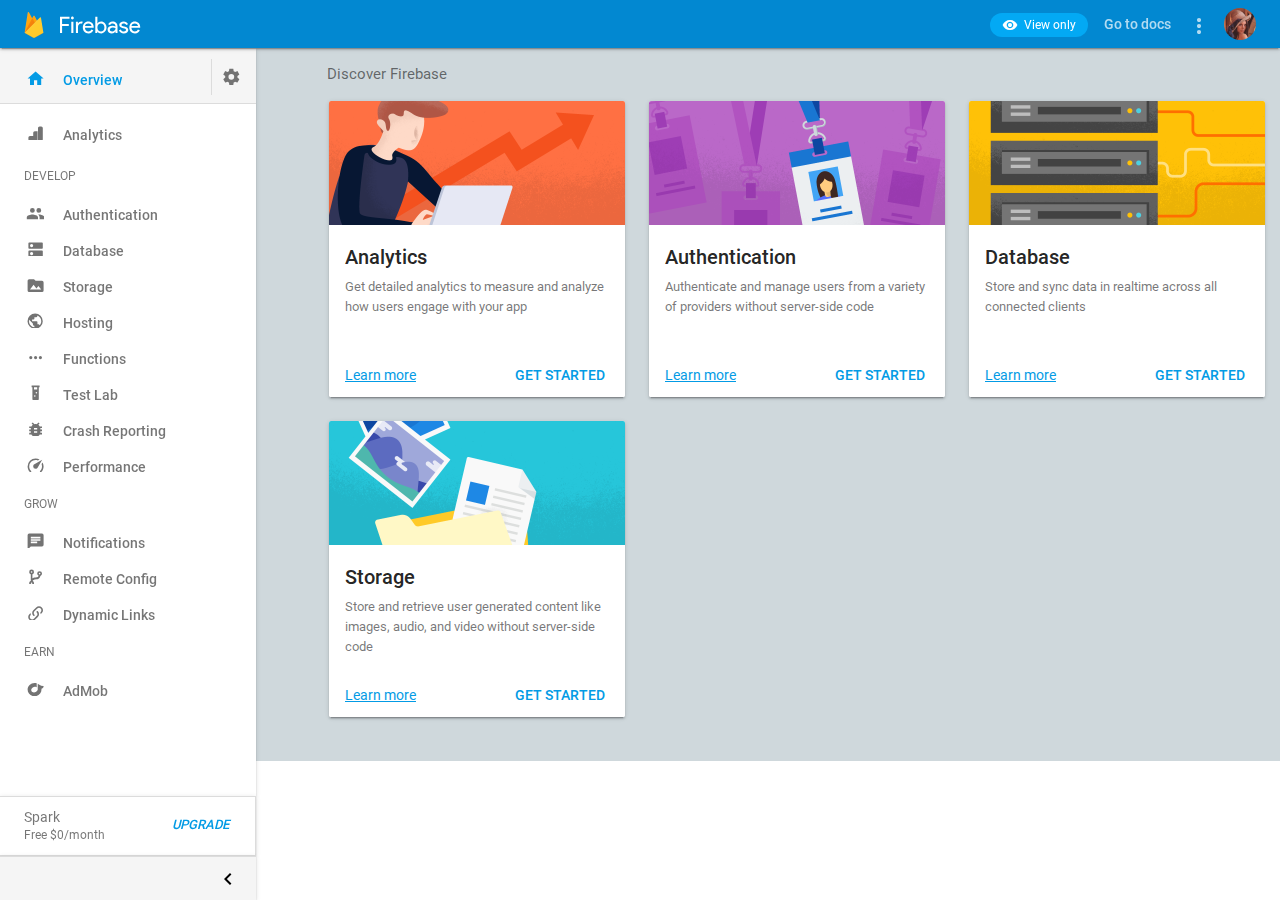
<file: index.htm>
<!DOCTYPE html>
<html lang="en">
<head>
	<meta name="viewport" content="width=device-width, initial-scale=1">
	<meta charset="utf-8">
	<title></title>
	<link rel="stylesheet" href="css/materialize.css">
	<link rel="stylesheet" href="css/material-icons.css">
	<link rel="stylesheet" href="css/main.css">

	<!--<link href="https://fonts.googleapis.com/icon?family=Material+Icons" rel="stylesheet">-->
	<script src="js/jquery.js"></script>
	<script src="js/materialize.js"></script>
	<script src="js/main.js"></script>
	<link rel="stylesheet" href="css/content.css">
</head>
<body>
	
	<header>

		<!-- Menu -->
		<div class="navbar-fixed menu">
			<nav>
				<div class="nav-wrapper">
					<a href="#" class="logo"><img src="img/logo.png" class="logo-image hide-on-small-only"/><img src="img/logotype.svg" class="logo-type"/></a>
					<div href="#" data-activates="side-navbar" class="button-collapse btn-floating btn-flat waves-effect waves-light waves-circle transparent hide-on-large-only" ><i class="material-icons">menu</i></div>

					<ul class="right hide-on-small-only">
						<li><div class="viewonly" href="test.html"><div class="tooltipped" data-position="bottom" data-delay="50" data-tooltip="This is a demo project."><i class="material-icons left">remove_red_eye</i> View only</div></div></li>
						<li><a class="link" href="test.html">Go to docs</a></li>
						<li><div data-position="bottom" data-delay="50" data-tooltip="User settings" data-activates="more-content" class="tooltipped btn-floating btn-flat transparent waves-effect waves-light waves-circle dropdown button"><i class="material-icons">more_vert</i></div></li>
						<li><div class="profile-wrapper"><div class="btn-floating btn-flat transparent waves-effect waves-light waves-circle profile button"><img class="profile-photo" src="img/profile.jpg"></div></div></li>
					</ul>
					
					<ul id="more-content" class="dropdown-content">
						<li><a href="#">Alert subscriptions</a></li>
					</ul>
				</div>
			</nav>
		</div>
	
		<!-- Side Navbar -->
		<div class="nav-wrapper">	

			<div class="side-nav fixed" id="side-navbar"  >
				<div class="nav-item " id="side-logo">
							<a class="c5e-nav-item " href="#" style="padding-left: 0;height: 48px">
								<img src="img/logo.png" style="width: 48px;height: 28px; padding-left: 20px;margin-top: 10px;">
								<img src="img/logo-black.svg" style="width: 82px;height: 18px; margin-left: 12px;">
							</a>
				</div>						
				<div style="overflow-y: scroll;">
					<ul  style="margin: 0">
					<li class="nav-item " id="overview">
							<a  id="overview-a" href="/project/fir-demo-project/analytics"> 
								<div class="c5e-nav-item-lockup" id="overview-div" style="height: 36px"> 
										<svg viewBox="0 0 20 20" style="margin-top: 10px">
												<path fill="#039be5" d="M10,20V14H14V20H19V12H22L12,3L2,12H5V20H10Z" />
											</svg>
									 <span class="c5e-entry-displayname" id="overview-text">Overview</span> 
								</div>  
							</a>
							<span class="dropdown-button" id="overview-btn" data-activates='dropdown1'>	
									<svg  viewBox="0 0 22 22" style="height: 18px;width: 24; padding-left: 3px">
											<path fill="#737373" d="M12,15.5A3.5,3.5 0 0,1 8.5,12A3.5,3.5 0 0,1 12,8.5A3.5,3.5 0 0,1 15.5,12A3.5,3.5 0 0,1 12,15.5M19.43,12.97C19.47,12.65 19.5,12.33 19.5,12C19.5,11.67 19.47,11.34 19.43,11L21.54,9.37C21.73,9.22 21.78,8.95 21.66,8.73L19.66,5.27C19.54,5.05 19.27,4.96 19.05,5.05L16.56,6.05C16.04,5.66 15.5,5.32 14.87,5.07L14.5,2.42C14.46,2.18 14.25,2 14,2H10C9.75,2 9.54,2.18 9.5,2.42L9.13,5.07C8.5,5.32 7.96,5.66 7.44,6.05L4.95,5.05C4.73,4.96 4.46,5.05 4.34,5.27L2.34,8.73C2.21,8.95 2.27,9.22 2.46,9.37L4.57,11C4.53,11.34 4.5,11.67 4.5,12C4.5,12.33 4.53,12.65 4.57,12.97L2.46,14.63C2.27,14.78 2.21,15.05 2.34,15.27L4.34,18.73C4.46,18.95 4.73,19.03 4.95,18.95L7.44,17.94C7.96,18.34 8.5,18.68 9.13,18.93L9.5,21.58C9.54,21.82 9.75,22 10,22H14C14.25,22 14.46,21.82 14.5,21.58L14.87,18.93C15.5,18.67 16.04,18.34 16.56,17.94L19.05,18.95C19.27,19.03 19.54,18.95 19.66,18.73L21.66,15.27C21.78,15.05 21.73,14.78 21.54,14.63L19.43,12.97Z" />
										</svg>
							</span>
							<ul id='dropdown1' class='dropdown-content' style="position: fixed;z-index: 9999;line-height: 24px">
									<li><a href="#!">Project settings</a></li>
									<li class="divider"></li>
									<li style="height:28px !important;margin-left: 16px">
										<lable style="font-size: 13px;margin-bottom: 16px; color: rgba(0,0,0,0.54)">Managed in Google Cloud Console</lable>
										<img src="img/cloud_24dp.png" style="height: 24px;width: 24px;margin-left: 8px;">
									</li>
									<li><a href="#!">Users and permissions</a></li>
									
								  </ul>
							
				</li>		

				<li class="nav-item" style="padding-top: 12px;height: 52px">
					<a class="c5e-nav-item " href="/project/fir-demo-project/analytics"> 
						<div class="c5e-nav-item-lockup"> 
							<svg viewBox="0 0 20 20">
								<path fill="#737373" d="M19,3A2,2 0 0,1 21,5V19A2,2 0 0,1 19,21H17L15,21V9L15,5A2,2 0 0,1 17,3H19M5,21A2,2 0 0,1 3,19V17A2,2 0 0,1 5,15H9V11A2,2 0 0,1 11,9H14.5V21H5Z" />
							</svg>
							 <span class="c5e-entry-displayname">Analytics</span> 
						</div>  
					</a>
				</li>	

				<div class="c5e-nav-heading" id="DEVELOP">DEVELOP</div>
				<li class = "divider" id="DEVELOP-divider" style="display: none"></li>

				<li class="nav-item">
						<a class="c5e-nav-item " href="/project/fir-demo-project/analytics"> 
							<div class="c5e-nav-item-lockup"> 
									<svg viewBox="0 0 20 20">
											<path fill="#737373" d="M16,13C15.71,13 15.38,13 15.03,13.05C16.19,13.89 17,15 17,16.5V19H23V16.5C23,14.17 18.33,13 16,13M8,13C5.67,13 1,14.17 1,16.5V19H15V16.5C15,14.17 10.33,13 8,13M8,11A3,3 0 0,0 11,8A3,3 0 0,0 8,5A3,3 0 0,0 5,8A3,3 0 0,0 8,11M16,11A3,3 0 0,0 19,8A3,3 0 0,0 16,5A3,3 0 0,0 13,8A3,3 0 0,0 16,11Z" />
									</svg>
								 <span class="c5e-entry-displayname">Authentication</span> 
							</div>  
						</a>
					</li>
				<li class="nav-item">
						<a class="c5e-nav-item " href="/project/fir-demo-project/analytics"> 
							<div class="c5e-nav-item-lockup"> 
									<svg viewBox="0 0 20 20">
											<path fill="#737373" d="M7,9A2,2 0 0,1 5,7A2,2 0 0,1 7,5A2,2 0 0,1 9,7A2,2 0 0,1 7,9M20,3H4A1,1 0 0,0 3,4V10A1,1 0 0,0 4,11H20A1,1 0 0,0 21,10V4A1,1 0 0,0 20,3M7,19A2,2 0 0,1 5,17A2,2 0 0,1 7,15A2,2 0 0,1 9,17A2,2 0 0,1 7,19M20,13H4A1,1 0 0,0 3,14V20A1,1 0 0,0 4,21H20A1,1 0 0,0 21,20V14A1,1 0 0,0 20,13Z" />
										</svg>
								 <span class="c5e-entry-displayname">Database</span> 
							</div>  
						</a>
				</li>
				<li class="nav-item">
						<a class="c5e-nav-item " href="/project/fir-demo-project/analytics"> 
							<div class="c5e-nav-item-lockup"> 
									<svg viewBox="0 0 20 20">
											<path fill="#737373" d="M5,17L9.5,11L13,15.5L15.5,12.5L19,17M20,6H12L10,4H4A2,2 0 0,0 2,6V18A2,2 0 0,0 4,20H20A2,2 0 0,0 22,18V8A2,2 0 0,0 20,6Z" />
										</svg>
								 <span class="c5e-entry-displayname">Storage</span> 
							</div>  
						</a>
				</li>
				<li class="nav-item">
						<a class="c5e-nav-item " href="/project/fir-demo-project/analytics"> 
							<div class="c5e-nav-item-lockup"> 
									<svg  viewBox="0 0 21 21">
											<path fill="#737373" d="M17.9,17.39C17.64,16.59 16.89,16 16,16H15V13A1,1 0 0,0 14,12H8V10H10A1,1 0 0,0 11,9V7H13A2,2 0 0,0 15,5V4.59C17.93,5.77 20,8.64 20,12C20,14.08 19.2,15.97 17.9,17.39M11,19.93C7.05,19.44 4,16.08 4,12C4,11.38 4.08,10.78 4.21,10.21L9,15V16A2,2 0 0,0 11,18M12,2A10,10 0 0,0 2,12A10,10 0 0,0 12,22A10,10 0 0,0 22,12A10,10 0 0,0 12,2Z" />
										</svg>
								 <span class="c5e-entry-displayname">Hosting</span> 
							</div>  
						</a>
				</li>
				<li class="nav-item">
						<a class="c5e-nav-item " href="/project/fir-demo-project/analytics"> 
							<div class="c5e-nav-item-lockup"> 
									<svg viewBox="0 0 20 20">
											<path fill="#737373" d="M16,12A2,2 0 0,1 18,10A2,2 0 0,1 20,12A2,2 0 0,1 18,14A2,2 0 0,1 16,12M10,12A2,2 0 0,1 12,10A2,2 0 0,1 14,12A2,2 0 0,1 12,14A2,2 0 0,1 10,12M4,12A2,2 0 0,1 6,10A2,2 0 0,1 8,12A2,2 0 0,1 6,14A2,2 0 0,1 4,12Z" />
										</svg>
								 <span class="c5e-entry-displayname">Functions</span> 
							</div>  
						</a>
				</li>
				<li class="nav-item">
						<a class="c5e-nav-item " href="/project/fir-demo-project/analytics"> 
							<div class="c5e-nav-item-lockup"> 
									<svg  viewBox="0 0 20 20">
											<path fill="#737373	" d="M7,2V4H8V18A4,4 0 0,0 12,22A4,4 0 0,0 16,18V4H17V2H7M11,16C10.4,16 10,15.6 10,15C10,14.4 10.4,14 11,14C11.6,14 12,14.4 12,15C12,15.6 11.6,16 11,16M13,12C12.4,12 12,11.6 12,11C12,10.4 12.4,10 13,10C13.6,10 14,10.4 14,11C14,11.6 13.6,12 13,12M14,7H10V4H14V7Z" />
										</svg>
								 <span class="c5e-entry-displayname">Test Lab</span> 
							</div>  
						</a>
				</li>
				<li class="nav-item">
						<a class="c5e-nav-item " href="/project/fir-demo-project/analytics"> 
							<div class="c5e-nav-item-lockup"> 
									<svg viewBox="0 0 20 20">
											<path fill="#737373" d="M14,12H10V10H14M14,16H10V14H14M20,8H17.19C16.74,7.22 16.12,6.55 15.37,6.04L17,4.41L15.59,3L13.42,5.17C12.96,5.06 12.5,5 12,5C11.5,5 11.04,5.06 10.59,5.17L8.41,3L7,4.41L8.62,6.04C7.88,6.55 7.26,7.22 6.81,8H4V10H6.09C6.04,10.33 6,10.66 6,11V12H4V14H6V15C6,15.34 6.04,15.67 6.09,16H4V18H6.81C7.85,19.79 9.78,21 12,21C14.22,21 16.15,19.79 17.19,18H20V16H17.91C17.96,15.67 18,15.34 18,15V14H20V12H18V11C18,10.66 17.96,10.33 17.91,10H20V8Z" />
										</svg>
								 <span class="c5e-entry-displayname">Crash Reporting</span> 
							</div>  
						</a>
				</li>
				<li class="nav-item">
						<a class="c5e-nav-item " href="/project/fir-demo-project/analytics"> 
							<div class="c5e-nav-item-lockup"> 
									<svg  viewBox="0 0 20 20">
											<path fill="#737373" d="M12,16A3,3 0 0,1 9,13C9,11.88 9.61,10.9 10.5,10.39L20.21,4.77L14.68,14.35C14.18,15.33 13.17,16 12,16M12,3C13.81,3 15.5,3.5 16.97,4.32L14.87,5.53C14,5.19 13,5 12,5A8,8 0 0,0 4,13C4,15.21 4.89,17.21 6.34,18.65H6.35C6.74,19.04 6.74,19.67 6.35,20.06C5.96,20.45 5.32,20.45 4.93,20.07V20.07C3.12,18.26 2,15.76 2,13A10,10 0 0,1 12,3M22,13C22,15.76 20.88,18.26 19.07,20.07V20.07C18.68,20.45 18.05,20.45 17.66,20.06C17.27,19.67 17.27,19.04 17.66,18.65V18.65C19.11,17.2 20,15.21 20,13C20,12 19.81,11 19.46,10.1L20.67,8C21.5,9.5 22,11.18 22,13Z" />
										</svg>
								 <span class="c5e-entry-displayname">Performance</span> 
							</div>  
						</a>
				</li>

				<div class="c5e-nav-heading " id="DEVELOP1">GROW</div>
				<li class = "divider" id="DEVELOP-divider1" style="display: none"></li>
				
				<li class="nav-item">
						<a class="c5e-nav-item " href="/project/fir-demo-project/analytics"> 
							<div class="c5e-nav-item-lockup"> 
									<svg  viewBox="0 0 20 20">
											<path fill="#737373" d="M20,2H4A2,2 0 0,0 2,4V22L6,18H20A2,2 0 0,0 22,16V4A2,2 0 0,0 20,2M6,9H18V11H6M14,14H6V12H14M18,8H6V6H18" />
										</svg>
								 <span class="c5e-entry-displayname">Notifications</span> 
							</div>  
						</a>
				</li>
				<li class="nav-item">
						<a class="c5e-nav-item " href="/project/fir-demo-project/analytics"> 
							<div class="c5e-nav-item-lockup"> 
									<svg  viewBox="0 0 20 20">
											<path fill="#737373" d="M13,14C9.64,14 8.54,15.35 8.18,16.24C9.25,16.7 10,17.76 10,19A3,3 0 0,1 7,22A3,3 0 0,1 4,19C4,17.69 4.83,16.58 6,16.17V7.83C4.83,7.42 4,6.31 4,5A3,3 0 0,1 7,2A3,3 0 0,1 10,5C10,6.31 9.17,7.42 8,7.83V13.12C8.88,12.47 10.16,12 12,12C14.67,12 15.56,10.66 15.85,9.77C14.77,9.32 14,8.25 14,7A3,3 0 0,1 17,4A3,3 0 0,1 20,7C20,8.34 19.12,9.5 17.91,9.86C17.65,11.29 16.68,14 13,14M7,18A1,1 0 0,0 6,19A1,1 0 0,0 7,20A1,1 0 0,0 8,19A1,1 0 0,0 7,18M7,4A1,1 0 0,0 6,5A1,1 0 0,0 7,6A1,1 0 0,0 8,5A1,1 0 0,0 7,4M17,6A1,1 0 0,0 16,7A1,1 0 0,0 17,8A1,1 0 0,0 18,7A1,1 0 0,0 17,6Z" />
										</svg>
								 <span class="c5e-entry-displayname">Remote Config</span> 
							</div>  
						</a>
				</li>
				<li class="nav-item">
						<a class="c5e-nav-item " href="/project/fir-demo-project/analytics"> 
							<div class="c5e-nav-item-lockup"> 
									<svg  viewBox="0 0 20 20">
											<path fill="#737373" d="M10.59,13.41C11,13.8 11,14.44 10.59,14.83C10.2,15.22 9.56,15.22 9.17,14.83C7.22,12.88 7.22,9.71 9.17,7.76V7.76L12.71,4.22C14.66,2.27 17.83,2.27 19.78,4.22C21.73,6.17 21.73,9.34 19.78,11.29L18.29,12.78C18.3,11.96 18.17,11.14 17.89,10.36L18.36,9.88C19.54,8.71 19.54,6.81 18.36,5.64C17.19,4.46 15.29,4.46 14.12,5.64L10.59,9.17C9.41,10.34 9.41,12.24 10.59,13.41M13.41,9.17C13.8,8.78 14.44,8.78 14.83,9.17C16.78,11.12 16.78,14.29 14.83,16.24V16.24L11.29,19.78C9.34,21.73 6.17,21.73 4.22,19.78C2.27,17.83 2.27,14.66 4.22,12.71L5.71,11.22C5.7,12.04 5.83,12.86 6.11,13.65L5.64,14.12C4.46,15.29 4.46,17.19 5.64,18.36C6.81,19.54 8.71,19.54 9.88,18.36L13.41,14.83C14.59,13.66 14.59,11.76 13.41,10.59C13,10.2 13,9.56 13.41,9.17Z" />
										</svg>
								 <span class="c5e-entry-displayname">Dynamic Links</span> 
							</div>  
						</a>
				</li>

				<div class="c5e-nav-heading " id="DEVELOP2">EARN</div>
				<li class = "divider" id="DEVELOP-divider2" style="display: none"></li>
				
				<li class="nav-item">
						<a class="c5e-nav-item " href="/project/fir-demo-project/analytics"> 
							<div class="c5e-nav-item-lockup"> 
									<svg  viewBox="0 0 20 20">
											<path fill="#737373" d="M19.29,10.84C19.35,11.22 19.38,11.61 19.38,12C19.38,16.61 15.5,20.35 10.68,20.35C5.87,20.35 2,16.61 2,12C2,7.39 5.87,3.65 10.68,3.65C11.62,3.65 12.53,3.79 13.38,4.06V9.11C13.38,9.11 10.79,7.69 8.47,9.35C6.15,11 6.59,12.76 6.59,12.76C6.59,12.76 6.7,15.5 9.97,15.5C13.62,15.5 14.66,12.19 14.66,12.19V4.58C15.36,4.93 16,5.36 16.65,5.85C18.2,6.82 19.82,7.44 21.67,7.39C21.67,7.39 22,7.31 22,8C22,8.4 21.88,8.83 21.5,9.25C21.5,9.25 20.78,10.33 19.29,10.84Z" />
										</svg>
								 <span class="c5e-entry-displayname">AdMob</span> 
							</div>  
						</a>
					</li>
				</ul>
				</div>
			</div>
			<div class="side-nav fixed" id="side-navbar1" style="line-height: 16px;" >
					<div layout="column" flex="" class="layout-column flex" style="display: inline"> 
						<div style="font-size: 14px;color: rgba(0,0,0,0.54);display: inline">
							Spark
						</div> 
						<a href="test.html" class="right" onclick="side-navbar1()" style="margin-right: -12px;padding: 8px 12px; height: 32px;width: 83px;font-size: 13px;background-color:white;border: none;color: rgb(3,155,229);font-style:oblique">
							<strong>
								UPGRADE
							</strong>
						</a>
						<div style="font-size:12px;color: rgba(0,0,0,0.54);display: inline">
							<span><br>
								Free
							</span>
							 $0/month
						</div> 
					</div>
			</div>
			<button class="right side-nav fixed" id="side-navbar2" style="line-height: 16px;padding: 10px 16px;background-color: white;border: none;height: 44px;" onclick="toggle_menu1()">
					<svg id="side-navbar2-svg" class="right" style="width:24px;height:24px" viewBox="0 0 24 24">
						<path fill="#000000" d="M15.41,16.58L10.83,12L15.41,7.41L14,6L8,12L14,18L15.41,16.58Z" />
					</svg>
			</button>
		</div>
	
	</header>
	
	<!-- Content column -->
	<main id="main">
		<div class="padding-remaining" style="background-color:#cfd8dc;">
			<div class="row">
				<div id="out-of-cards"><p>Discover Firebase</p></div>
				<div class="col s5 m3">
					<div class="card">
						<div class="card-image">
							<img src="img/analytics1.png">
						</div>
						<div class="card-content">
							<p class="card-title">Analytics</p>
							<p>Get detailed analytics to measure and analyze how users engage with your app</p>
						</div>
						<div class="card-action">
							<a href="#" class="left-link">Learn more</a>
							<a href="#" class="right-link">GET STARTED</a>
						</div>
					</div>
				</div>
				<div class="col s5 m3">
					<div class="card">
						<div class="card-image">
							<img src="img/auth.png">
						</div>
						<div class="card-content">
							<p class="card-title">Authentication</p>
							<p>Authenticate and manage users from a variety of providers without server-side code</p>
						</div>
						<div class="card-action">
							<a href="#" class="left-link">Learn more</a>
							<a href="#" class="right-link">GET STARTED</a>
						</div>
					</div>
				</div>
				<div class="col s5 m3">
					<div class="card">
						<div class="card-image">
							<img src="img/database.png">
						</div>
						<div class="card-content">
							<p class="card-title">Database</p>
							<p>Store and sync data in realtime across all connected clients</p>
						</div>
						<div class="card-action">
							<a href="#" class="left-link">Learn more</a>
							<a href="#" class="right-link">GET STARTED</a>
						</div>
					</div>
				</div>
				<div class="col s5 m3">
					<div class="card">
						<div class="card-image">
							<img src="img/storage.png">
						</div>
						<div class="card-content">
							<p class="card-title">Storage</p>
							<p>Store and retrieve user generated content like images, audio, and video without server-side code</p>
						</div>
						<div class="card-action">
							<a href="#" class="left-link">Learn more</a>
							<a href="#" class="right-link">GET STARTED</a>
						</div>
					</div>
				</div>				
			</div>           		
			
		<!--	salaaamasd<br>asdasdasd<br>asdasdasd<br>asdasdasd<br>asdasdasd<br>asdasdasd<br>asdasdasd -->
		</div>
		

	</main>
	
</body>
</html>
</file>
<file: css/material-icons.css>
/* fallback */
@font-face {
  font-family: 'Material Icons';
  font-style: normal;
  font-weight: 400;
  src: url(../fonts/material-icons.woff2) format('woff2');
}

.material-icons {
  font-family: 'Material Icons';
  font-weight: normal;
  font-style: normal;
  font-size: 24px;
  line-height: 1;
  letter-spacing: normal;
  text-transform: none;
  display: inline-block;
  white-space: nowrap;
  word-wrap: normal;
  direction: ltr;
  -webkit-font-feature-settings: 'liga';
  -webkit-font-smoothing: antialiased;
}
</file>
<file: css/main.css>
html body {
	margin: 0;
	min-height: 100%;
	font-family: Roboto, "Helvetica Neue", sans-serif;
}

header {
	height: 48px;
}

/* Menu */
.menu nav {
	background-color: #0288D1;
}

::-webkit-scrollbar {
    width: 0px;  /* remove scrollbar space */
    background: transparent;  /* optional: just make scrollbar invisible */
}

.menu img {
	vertical-align: middle;
}

.menu .link {
	font-size: 14px;
	font-weight: 500;
	padding: 0 8px;
	color: rgba(255, 255, 255, 0.7);
}

.menu .link:hover, .menu nav .nav-wrapper .button i:hover {
	color: #fff;
	background-color: initial;
	transition: color 0.15s ease;
	transition: background-color none;
}

.menu nav .nav-wrapper .button i {
	font-weight: normal;
	line-height: 24px;
	height: 40px;
	padding: 8px;
	color: rgba(255, 255, 255, 0.7);
}

.menu nav, .menu nav .nav-wrapper i, .menu nav a.button-collapse, .menu nav a.button-collapse i {
	height: 48px;
	line-height: 48px;
}

.menu nav .button-collapse {
	height: 35px;
	line-height: 48px;
	display: inline-block;
	margin-top: 7px;
	margin-right: 0;
}

.menu nav .button-collapse i {
	height: 35px;
	line-height: 35px;
	color: rgba(255, 255, 255, 0.7);
}

.menu nav .button-collapse:hover i {
	color: white;
	transition: color 0.15s ease;
}

.menu .logo-image {
	width: 28px;
	height: 28px;
	margin-left: 20px;
}

.menu .logo-type {
	height: 18px;
	margin-left: 12px;
}

.menu nav .nav-wrapper .profile-wrapper {
	margin-right: 16px;
	padding: 8px;
	line-height: 16px;
}

.menu nav .nav-wrapper .profile.button {
	width: 32px;
	height: 32px;
}

.menu nav .nav-wrapper .profile.button img {
	width: 32px;
	height: 32px;
	vertical-align: top;
}

.menu .viewonly {
	height: 24px;
	line-height: 24px;
	font-size: 12px;
	font-weight: normal;
	background: #03a9f4;
	align-self: center;
	margin-left: 16px;
	margin-right: 8px;
	padding: 0 12px;
	border-bottom-left-radius: 12px;
	border-bottom-right-radius: 12px;
	border-top-left-radius: 12px;
	border-top-right-radius: 12px;
	display: inline-block;
}

.menu nav .nav-wrapper .viewonly i {
	font-size: 16px;
	margin-right: 6px;
	line-height: 24px;
	height: 24px;
}

.menu ul.dropdown-content {
	min-width: 150px;
	-moz-border-radius: 2px;
	border-radius: 2px;
	z-index: 100;
}

.menu .dropdown-content li:not(:empty) {
	padding: 8px 0;
}

.menu .dropdown-content li:hover {
	background-color: white;
	cursor: default;
}

.menu .dropdown-content li a {
	padding: 6px 16px;
	font-size: 14px;
	letter-spacing: 0;
	font-weight: 400;
	min-height: 32px;
	line-height: 20px;
	color: black;
}


/* Main Container */
.main {
	position: absolute;
	top: 48px;
	left: 0px;
	right: 0px;
	bottom: 0px;
}

.menu .logo-image {
	width: 28px;
	height: 28px;
	margin-left: 20px;
}

.menu .logo-type {
	height: 18px;
	margin-left: 12px;
}


/* Main Container */
.main {
	position: absolute;
	top: 48px;
	left: 0px;
	right: 0px;
	bottom: 0px;
}


/* Navbar Column */
nav.navbar {
	
}

#side-logo  {
	width: 256px;
	height: 48px;
	position: relative;

}

#sidenav-overlay {
	z-index: 887 !important;
}

.side-nav {
	width: 256px ;
	top: 48px ;
	z-index: 888 ;
	height: calc(100%  - 104px - 48px);
	padding-bottom: 32px;
	
}

#side-head {
	width: 256px;
	height: 49px;
	margin: 0;
	top: 0;
	/* padding: 10px 20px; */
	background-color: white;
	box-shadow: white;
	transform: translateX(-100%);
	/* visibility: hidden; */
}

@media only screen and (min-width: 992px) {
	.side-nav {
		height: calc(100%  - 104px - 48px) ;
		width: 256px ;
	}
	#side-navbar1 {
		/* transform: translate(-100%);
		hide : true; */
		display: block ;
	}
	#side-logo{
		display: none;
	}
}

#side-navbar1 {
	width: 256px !important;
	top: calc(100%  - 104px) ;
	z-index: 888 !important;
	height: 60px;
	position: fixed;
	padding: 12px 24px;
	border-bottom: 1px;
	border-top: 1px;
	border-right: 1px;
	border-bottom-style: solid;
	border-top-style: solid;
	border-right-style: solid;
	box-shadow: #039be5;
	border-color: rgb(220, 220, 220); 
	background-color: white
	
}

#side-navbar2 {
	width: 256px ;
	height: 44px !important;
	top: calc(100%  - 44px) !important;
	z-index: 888 !important;
	background-color: #f5f5f5!important;
	border-top-style: solid!important;;
	border-top-color: rgba(0, 0, 0, 0.1)!important;;
	border-top-width: 1px!important;; 
}

#sidenav-overlay {
	z-index: 887 !important;
}

nav.navbar .collapsed {
	/* hide texts & show icons only */
}


#overview  {
	height: 56px;
	width: 256px;
	border-bottom: 1px;
	border-bottom-style: solid; 
	border-bottom-color: rgb(220, 220, 220);
	border-top: 1px;
	border-top-style: solid; 
	border-top-color: rgb(220, 220, 220);
	background-color: #f5f5f5!important
	/* box-shadow: 0 -1px 0 rgba(0,0,0,0.12) inset!important */
}



#overview-a {
	height: 56px;
	width: 212px;
	padding: 18px 0px 18px 24px;
	display: inline-flex;
}

#overview-text {
	color: #039be5 !important
	
}

#overview-btn {
	position: relative !important;
	top: 0;
	left: 0;
	width: 36px;
	height: 36px;
	padding: 8px 0;
	margin: 0 1px;
	/* border-left-style: solid; 
	border-left-color:  rgb(220, 220, 220);
	border-left-width: 1px; */
}


#overview-div {
	border-right-style: solid; 
	border-right-color:  rgb(220, 220, 220);
	border-right-width: 1px;
}

@media only screen and (max-width: 992px) {
	#overview-btn > a {
		padding: 0;
	}
	#side-navbar {
		height: calc(100% - 60px ) !important;
		top: 0;
		z-index: 999;
	}
	#side-navbar2 {
		display: none;
	}
	#side-navbar1 {
		/* transform: translate(-100%);
		hide : true; */
		/* display: none ; */
		top: calc(100%  - 60px) !important;
	}
	.side-nav {
		top: 48px;
	}
	#side-logo{
		display: block;
		z-index: 999;
		
	}

}

.nav-item {
	width: 241px;
	height: 36px;

}

#side-navbar {
    line-height: 24px;
	padding: 0 px;
}

svg {
	width:20px;
	height:16px;
}

.side-nav li>a {
	padding: 8px 24px;	
	/* padding: 0; */
	/* width: 193px; */
	height: 36px;
	line-height: 20px;
	align-items: center;
	color: rgba(0,0,0,0.54)
}

#dropdown1 {
	width: 263px !important;
	height: 125px;
}
#dropdown1 li {
	min-height: 0px !important;
}
#dropdown1 a {
	color: black;
	height: 32px;
	padding: 6px 16px;	
	margin-top: 8px;
}
.c5e-nav-item-lockup{
	width: 193px;
	height: 20 !important;
}

.c5e-nav-heading {
padding: 8px 24px 0 24px;
height: 40px;
user-select: none;
font-size: 12px;
color: rgba(0,0,0,0.54);
}

.c5e-entry-displayname {
	padding: 0 0 0 16px;
}


/* Content Column */
main .padding-adder {
	width: 300px;
	float: left;
	display: block;
}

main .padding-remaining {
	float: left;
}

main {
	
}
</file>
<file: css/content.css>
.card{
	margin : 0;
}
.card .card-image {
	min-width : 296px;
	min-height : 128px;
}
.card .card-content{
	padding : 16px !important;
	height : 124px;
	margin : 0 !important;
}
.card .card-content p.card-title{
	font-size : 20px !important;
	color : rgba(0,0,0,0.87) !important;
	font-weight: 500 !important;
	margin-bottom : 8px !important;
	line-height : 24px;
}
.card .card-content p{
		font-size : 13px !important;
		color : rgba(0,0,0,0.54) !important;
		line-height: 20px;
		padding : 0;
}
.card .card-action {
	padding : 4px 4px 4px 16px;
	border : none;
	height : 44px;
	width : 100%;
}
.card .card-action .left-link {
	color : #039be5 !important; 
	font-size : 14px !important;
	line-height : 20px !important;
	padding : 8px 0 !important;
	text-decoration : underline;
	text-transform : none !important;
	margin : 0 !important;
	text-align : center !important;
	position : absolute !important;
}
.card .card-action .right-link {
	float : right;
	color : #039be5 !important; 
	font-size : 14px;
	padding : 0 16px;
	margin : 0 0 0 8px !important;
	font-weight : 500;
	display: inline-block;
    position: relative;
	min-height: 36px;
    min-width: 88px;
	line-height : 36px;
}
.card .card-action .right-link:hover {
	background-color : rgba(3,155,229,0.122);
}
.row .col.s5.m3{
	width : 296px !important;
	margin: 0 12px 24px 12px !important;
	padding : 0;
}
.row{
	margin-left : 317px;
}


@media only screen and (max-width:992px){
        /* styles for browsers less than 992px; */
/*	.card .card-image {
			width : 95% !important;
	} */
	.row .col.s5.m3{
	/*width : 96% !important;*/
	margin: 0 8px 16px 8px !important;
	padding : 0;
	}	
	.row {
    margin-left: 20px !important;
    }
}	

@media only screen and (max-width:663px){
        /* styles for browsers less than 663px; */
/*	.card .card-image {
			width : 95% !important;
	} */
	.row .col.s5.m3{
	width : 96% !important;*/
	margin: 0 8px 16px 8px !important;
	padding : 0;
	}	
}
 
.row #out-of-cards p{
	color : rgba(0,0,0,0.54);
	padding-left : 10px;
}
 /*@media only screen and (max-width:210px){
	.row .col.s5.m3{
	width : 96% !important;
	margin: 0 8px 16px 8px !important;
	padding : 0;
	overflow : scroll !important;
	}
 }*/
</file>
